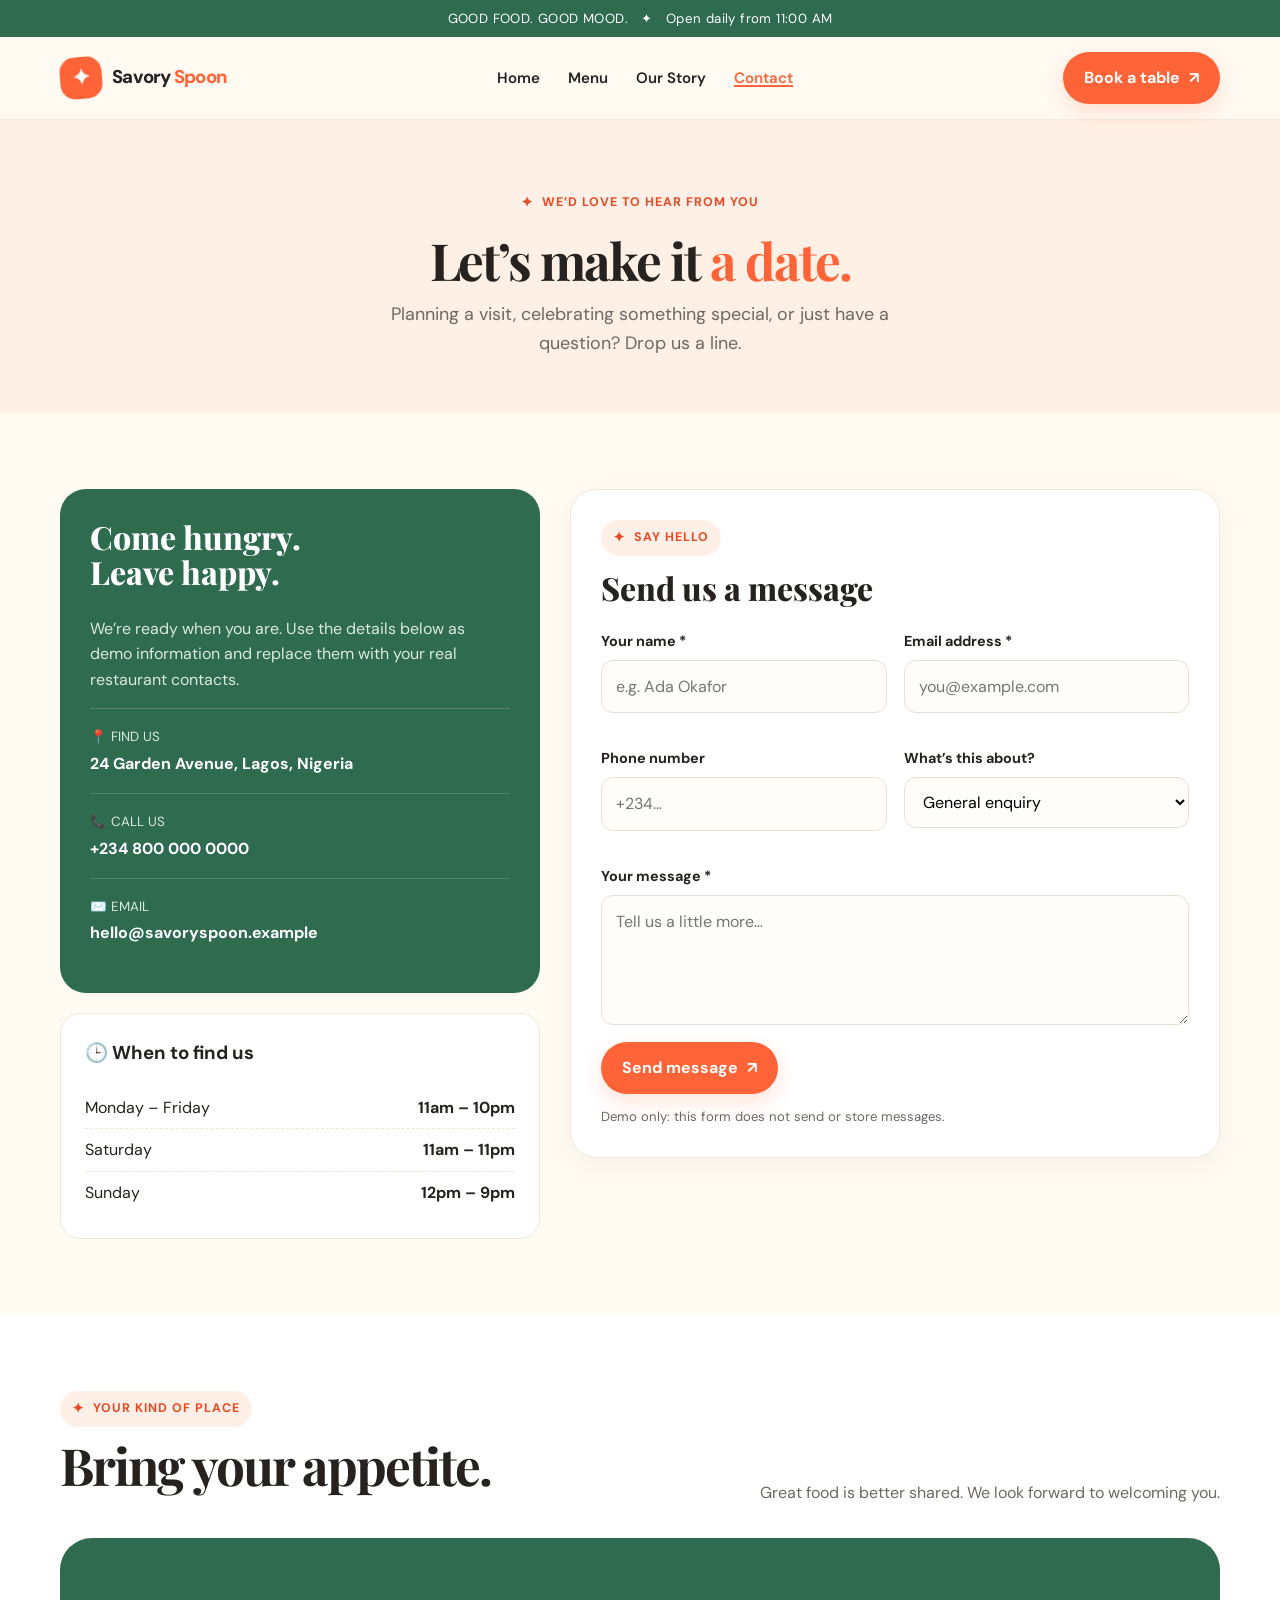
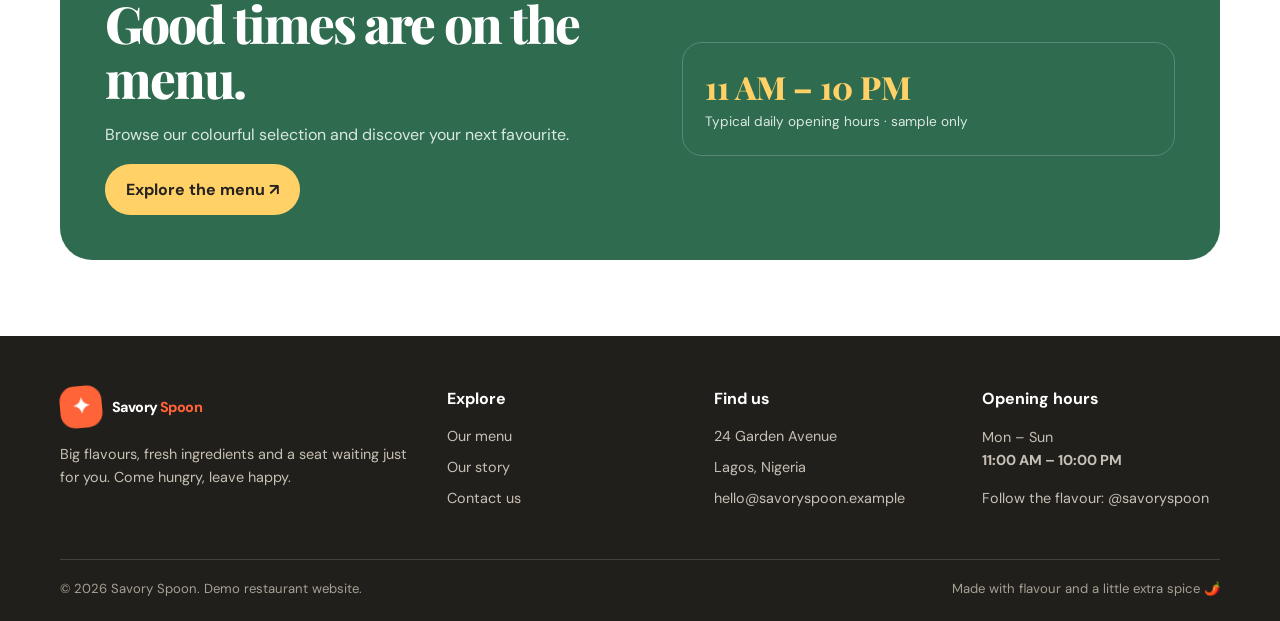
<file: contact.html>
<!doctype html>
<html lang="en">
<head>
  <meta charset="utf-8">
  <meta name="viewport" content="width=device-width, initial-scale=1">
  <meta name="description" content="Contact Savory Spoon, view sample opening hours, and try the demo contact form.">
  <meta name="theme-color" content="#fffaf2">
  <title>Contact | Savory Spoon</title>
  <link rel="stylesheet" href="styles.css">
</head>
<body>

<div class="topbar">GOOD FOOD. GOOD MOOD. &nbsp; ✦ &nbsp; Open daily from 11:00 AM</div>
<header class="header">
  <div class="container nav">
    <a class="brand" href="index.html" aria-label="Savory Spoon home"><span class="brand-mark">✦</span><span>Savory <em>Spoon</em></span></a>
    <nav class="nav-links" aria-label="Main navigation"><a href="index.html" class="" >Home</a>
<a href="menu.html" class="" >Menu</a>
<a href="about.html" class="" >Our Story</a>
<a href="contact.html" class="active" aria-current="page">Contact</a></nav>
    <a class="nav-cta" href="contact.html">Book a table <span>↗</span></a>
    <button class="menu-toggle" aria-label="Toggle navigation" aria-expanded="false">☰</button>
  </div>
</header>

<main>

<section class="page-hero"><div class="container page-heading"><span class="eyebrow">We’d love to hear from you</span><h1>Let’s make it <span style="color:var(--orange)">a date.</span></h1><p class="lead">Planning a visit, celebrating something special, or just have a question? Drop us a line.</p></div></section>
<section class="section"><div class="container contact-grid">
 <div><div class="contact-panel"><h2>Come hungry.<br>Leave happy.</h2><p>We’re ready when you are. Use the details below as demo information and replace them with your real restaurant contacts.</p>
  <div class="contact-item"><small>📍 FIND US</small><strong>24 Garden Avenue, Lagos, Nigeria</strong></div>
  <div class="contact-item"><small>📞 CALL US</small><strong>+234 800 000 0000</strong></div>
  <div class="contact-item"><small>✉️ EMAIL</small><strong>hello@savoryspoon.example</strong></div>
 </div>
 <div class="hours"><h3>🕒 When to find us</h3><div class="hours-row"><span>Monday – Friday</span><strong>11am – 10pm</strong></div><div class="hours-row"><span>Saturday</span><strong>11am – 11pm</strong></div><div class="hours-row"><span>Sunday</span><strong>12pm – 9pm</strong></div></div>
 </div>
 <form class="contact-form" id="contact-form">
  <span class="eyebrow">Say hello</span><h2 style="font:800 2rem/1.1 'Playfair Display',serif;margin:15px 0 24px">Send us a message</h2>
  <div class="form-grid">
   <div class="field"><label for="name">Your name *</label><input id="name" name="name" placeholder="e.g. Ada Okafor" required></div>
   <div class="field"><label for="email">Email address *</label><input id="email" name="email" type="email" placeholder="you@example.com" required></div>
   <div class="field"><label for="phone">Phone number</label><input id="phone" name="phone" type="tel" placeholder="+234…"></div>
   <div class="field"><label for="reason">What’s this about?</label><select id="reason" name="reason"><option>General enquiry</option><option>Table booking</option><option>Private event</option><option>Feedback</option></select></div>
   <div class="field full"><label for="message">Your message *</label><textarea id="message" name="message" placeholder="Tell us a little more…" required></textarea></div>
  </div>
  <button class="btn" type="submit">Send message <span>↗</span></button>
  <p class="form-note">Demo only: this form does not send or store messages.</p><div id="form-notice" class="notice" role="status" aria-live="polite"></div>
 </form>
</div></section>
<section class="section white"><div class="container"><div class="section-head"><div><span class="eyebrow">Your kind of place</span><h2>Bring your appetite.</h2></div><p>Great food is better shared. We look forward to welcoming you.</p></div><div class="feature-band"><div><h2>Good times are on the menu.</h2><p>Browse our colourful selection and discover your next favourite.</p><a class="btn" style="background:var(--yellow);color:var(--ink);box-shadow:none" href="menu.html">Explore the menu ↗</a></div><div class="stat"><strong>11 AM – 10 PM</strong><span>Typical daily opening hours · sample only</span></div></div></div></section>

</main>

<footer class="footer">
  <div class="container">
    <div class="footer-grid">
      <div><a class="brand" href="index.html"><span class="brand-mark">✦</span><span>Savory <em>Spoon</em></span></a><p>Big flavours, fresh ingredients and a seat waiting just for you. Come hungry, leave happy.</p></div>
      <div><h4>Explore</h4><div class="footer-links"><a href="menu.html">Our menu</a><a href="about.html">Our story</a><a href="contact.html">Contact us</a></div></div>
      <div><h4>Find us</h4><div class="footer-links"><a href="contact.html">24 Garden Avenue</a><a href="contact.html">Lagos, Nigeria</a><a href="mailto:hello@savoryspoon.example">hello@savoryspoon.example</a></div></div>
      <div><h4>Opening hours</h4><p>Mon – Sun<br><strong>11:00 AM – 10:00 PM</strong></p><p>Follow the flavour: @savoryspoon</p></div>
    </div>
    <div class="copyright"><span>© <span data-year></span> Savory Spoon. Demo restaurant website.</span><span>Made with flavour and a little extra spice 🌶️</span></div>
  </div>
</footer>
<script src="app.js"></script>

</body>
</html>
</file>
<file: styles.css>
@import url('https://fonts.googleapis.com/css2?family=DM+Sans:wght@400;500;600;700&family=Playfair+Display:wght@600;700;800&display=swap');

:root{--ink:#25221f;--muted:#6d6861;--cream:#fffaf2;--paper:#fff;--orange:#ff6338;--orange-dark:#e84b24;--yellow:#ffd166;--green:#2e6b4f;--line:#efe6d9;--shadow:0 18px 55px rgba(53,37,20,.10)}
*{box-sizing:border-box}html{scroll-behavior:smooth}body{margin:0;background:var(--cream);color:var(--ink);font-family:'DM Sans',sans-serif;line-height:1.6}img{max-width:100%;display:block}a{color:inherit;text-decoration:none}button,input,textarea,select{font:inherit}.container{width:min(1160px,calc(100% - 40px));margin:auto}.topbar{background:var(--green);color:white;text-align:center;padding:8px 15px;font-size:.83rem;letter-spacing:.03em}.header{position:sticky;top:0;z-index:20;background:rgba(255,250,242,.94);backdrop-filter:blur(14px);border-bottom:1px solid rgba(239,230,217,.8)}.nav{display:flex;align-items:center;justify-content:space-between;gap:25px;min-height:82px}.brand{display:flex;align-items:center;gap:10px;font-weight:800;font-size:1.16rem;letter-spacing:-.04em}.brand-mark{width:42px;height:42px;border-radius:15px;background:var(--orange);display:grid;place-items:center;color:white;font-size:1.35rem;transform:rotate(-5deg)}.brand span em{font-style:normal;color:var(--orange)}.nav-links{display:flex;align-items:center;gap:28px;font-size:.94rem;font-weight:600}.nav-links a{transition:color .2s}.nav-links a:hover,.nav-links a.active{color:var(--orange)}.nav-cta,.btn{display:inline-flex;align-items:center;justify-content:center;gap:9px;border:0;border-radius:999px;padding:13px 21px;background:var(--orange);color:white;font-weight:700;cursor:pointer;transition:transform .2s,background .2s;box-shadow:0 8px 20px rgba(255,99,56,.18)}.nav-cta:hover,.btn:hover{background:var(--orange-dark);transform:translateY(-2px)}.btn.secondary{background:white;color:var(--ink);border:1px solid var(--line);box-shadow:none}.btn.green{background:var(--green);box-shadow:none}.menu-toggle{display:none;border:0;background:white;border-radius:12px;padding:10px;font-size:1.25rem;cursor:pointer}.eyebrow{display:inline-flex;align-items:center;gap:8px;background:#fff0e7;color:var(--orange-dark);border-radius:999px;padding:7px 12px;font-weight:700;font-size:.78rem;letter-spacing:.08em;text-transform:uppercase}.eyebrow:before{content:'✦';font-size:.85rem}.display{font-family:'Playfair Display',serif;font-weight:800;line-height:1.04;letter-spacing:-.045em;font-size:clamp(2.7rem,5.7vw,5.1rem);margin:20px 0}.display span{color:var(--orange)}.lead{font-size:1.12rem;color:var(--muted);max-width:560px}.hero{padding:64px 0 82px;overflow:hidden}.hero-grid{display:grid;grid-template-columns:1.02fr .98fr;align-items:center;gap:50px}.hero-copy{padding:15px 0}.hero-actions{display:flex;flex-wrap:wrap;gap:13px;margin:28px 0 30px}.social-proof{display:flex;align-items:center;gap:12px;color:var(--muted);font-size:.88rem}.avatars{display:flex;padding-left:5px}.avatars span{width:31px;height:31px;border-radius:50%;border:2px solid var(--cream);margin-left:-6px;display:grid;place-items:center;background:var(--yellow);font-size:.8rem}.avatars span:nth-child(2){background:#e7b8a0}.avatars span:nth-child(3){background:#9ac6a6}.stars{color:#f6a900;letter-spacing:2px}.hero-visual{position:relative;min-height:490px;display:grid;place-items:center}.hero-blob{position:absolute;width:85%;height:86%;background:var(--yellow);border-radius:45% 55% 52% 48% / 46% 43% 57% 54%;transform:rotate(-8deg)}.hero-food{position:relative;width:100%;height:480px;object-fit:cover;border-radius:48% 52% 40% 60% / 45% 42% 58% 55%;box-shadow:var(--shadow);border:9px solid var(--cream)}.floating-card{position:absolute;z-index:2;background:white;border-radius:20px;padding:14px 17px;box-shadow:var(--shadow)}.floating-card strong{display:block}.floating-card small{color:var(--muted)}.float-rating{top:48px;left:-12px}.float-price{right:-8px;bottom:42px}.section{padding:76px 0}.section.white{background:white}.section-head{display:flex;justify-content:space-between;align-items:end;gap:25px;margin-bottom:32px}.section-head h2,.page-heading h1{font-family:'Playfair Display',serif;letter-spacing:-.04em;line-height:1.08;font-size:clamp(2.2rem,4vw,3.4rem);margin:12px 0}.section-head p{max-width:460px;color:var(--muted);margin:0}.text-link{color:var(--orange-dark);font-weight:800}.food-grid{display:grid;grid-template-columns:repeat(3,1fr);gap:23px}.food-card{background:white;border:1px solid var(--line);border-radius:24px;overflow:hidden;transition:transform .25s,box-shadow .25s}.food-card:hover{transform:translateY(-5px);box-shadow:var(--shadow)}.food-card img{width:100%;height:220px;object-fit:cover}.food-body{padding:20px}.food-top{display:flex;justify-content:space-between;gap:10px;align-items:start}.food-body h3{margin:0;font-size:1.12rem}.price{font-weight:800;color:var(--orange-dark);white-space:nowrap}.food-body p{color:var(--muted);font-size:.91rem;margin:9px 0 15px}.food-meta{display:flex;justify-content:space-between;color:var(--muted);font-size:.82rem}.pill{display:inline-block;border-radius:999px;padding:5px 10px;background:#eff6ee;color:var(--green);font-size:.75rem;font-weight:700}.feature-band{background:var(--green);color:white;border-radius:32px;padding:45px;display:grid;grid-template-columns:1.1fr 1fr;gap:35px;align-items:center}.feature-band h2{font:800 clamp(2rem,4vw,3.2rem)/1.08 'Playfair Display',serif;letter-spacing:-.04em;margin:13px 0}.feature-band p{color:#dce9de}.feature-stats{display:grid;grid-template-columns:repeat(2,1fr);gap:13px}.stat{border:1px solid rgba(255,255,255,.2);border-radius:20px;padding:22px}.stat strong{font:800 2rem 'Playfair Display',serif;display:block;color:var(--yellow)}.stat span{font-size:.85rem;color:#dce9de}.testimonial{background:#fff1e6;border-radius:28px;padding:34px;max-width:820px;margin:auto;text-align:center}.testimonial blockquote{font:700 clamp(1.25rem,2.5vw,1.8rem)/1.45 'Playfair Display',serif;margin:18px 0}.testimonial .person{font-weight:800}.page-hero{padding:65px 0 55px;background:#fff0e6}.page-heading{text-align:center;max-width:760px;margin:auto}.page-heading .lead{margin:0 auto}.page-hero .eyebrow{margin:auto}.breadcrumbs{font-size:.85rem;color:var(--muted);margin-bottom:18px}.menu-tools{display:flex;justify-content:space-between;align-items:center;gap:18px;margin-bottom:28px;flex-wrap:wrap}.filters{display:flex;gap:9px;flex-wrap:wrap}.filter-btn{border:1px solid var(--line);background:white;border-radius:999px;padding:9px 15px;font-weight:700;cursor:pointer}.filter-btn.active,.filter-btn:hover{background:var(--ink);color:white;border-color:var(--ink)}.search-box{padding:11px 15px;border:1px solid var(--line);border-radius:999px;background:white;min-width:220px;outline-color:var(--orange)}.story-grid{display:grid;grid-template-columns:1fr 1fr;align-items:center;gap:55px}.story-image-wrap{position:relative}.story-image{height:510px;width:100%;object-fit:cover;border-radius:28px}.story-note{position:absolute;right:-15px;bottom:25px;background:var(--yellow);padding:18px 22px;border-radius:18px;font-weight:800;box-shadow:var(--shadow);max-width:190px}.story-copy h2{font:800 clamp(2.4rem,4vw,3.7rem)/1.08 'Playfair Display',serif;letter-spacing:-.045em;margin:17px 0}.story-copy p{color:var(--muted)}.values-grid{display:grid;grid-template-columns:repeat(3,1fr);gap:20px}.value-card{background:var(--cream);padding:25px;border-radius:22px;border:1px solid var(--line)}.value-icon{width:48px;height:48px;border-radius:15px;background:#ffe1d4;display:grid;place-items:center;font-size:1.45rem}.value-card h3{margin:15px 0 6px}.value-card p{margin:0;color:var(--muted);font-size:.94rem}.contact-grid{display:grid;grid-template-columns:.85fr 1.15fr;gap:30px;align-items:start}.contact-panel{background:var(--green);color:white;border-radius:26px;padding:30px}.contact-panel h2{font:800 2rem/1.1 'Playfair Display',serif;margin-top:0}.contact-panel p{color:#dce9de}.contact-item{padding:17px 0;border-top:1px solid rgba(255,255,255,.18)}.contact-item small{display:block;color:#dce9de}.contact-item strong{display:block;margin-top:3px}.contact-form{background:white;border:1px solid var(--line);padding:30px;border-radius:26px;box-shadow:0 8px 30px rgba(53,37,20,.04)}.form-grid{display:grid;grid-template-columns:1fr 1fr;gap:17px}.field{display:flex;flex-direction:column;gap:7px;margin-bottom:17px}.field.full{grid-column:1/-1}.field label{font-weight:700;font-size:.9rem}.field input,.field select,.field textarea{width:100%;border:1px solid #e7dfd4;background:#fffdf9;border-radius:12px;padding:13px 14px;outline-color:var(--orange)}.field textarea{min-height:130px;resize:vertical}.form-note{font-size:.82rem;color:var(--muted);margin:12px 0 0}.notice{display:none;background:#eff6ee;border:1px solid #cce3cd;color:var(--green);padding:13px 15px;border-radius:12px;margin-top:15px}.notice.show{display:block}.hours{background:white;border:1px solid var(--line);border-radius:20px;padding:24px;margin-top:20px}.hours h3{margin-top:0}.hours-row{display:flex;justify-content:space-between;padding:8px 0;border-bottom:1px dashed var(--line);gap:15px}.hours-row:last-child{border:0}.cta-strip{padding:40px 0}.cta-inner{background:var(--yellow);border-radius:28px;padding:35px;display:flex;align-items:center;justify-content:space-between;gap:25px}.cta-inner h2{font:800 clamp(1.8rem,3.5vw,2.8rem)/1.1 'Playfair Display',serif;margin:0 0 7px}.cta-inner p{margin:0;color:#554a31}.footer{background:#211f1b;color:white;padding:50px 0 22px}.footer-grid{display:grid;grid-template-columns:1.5fr 1fr 1fr 1fr;gap:30px;padding-bottom:35px}.footer .brand{color:white}.footer p,.footer a{color:#c7c0b5;font-size:.9rem}.footer h4{margin:0 0 13px}.footer-links{display:grid;gap:8px}.footer a:hover{color:var(--yellow)}.copyright{border-top:1px solid #45413a;padding-top:18px;display:flex;justify-content:space-between;gap:20px;color:#a7a094;font-size:.82rem}.empty-state{grid-column:1/-1;text-align:center;padding:45px;color:var(--muted)}
@media(max-width:850px){.nav-links{gap:17px}.nav-cta{display:none}.hero-grid{gap:22px}.hero-visual{min-height:380px}.hero-food{height:380px}.food-grid{grid-template-columns:repeat(2,1fr)}.feature-band{grid-template-columns:1fr}.story-grid{gap:30px}.story-image{height:430px}.footer-grid{grid-template-columns:1fr 1fr}}
@media(max-width:650px){.container{width:min(100% - 30px,1160px)}.topbar{font-size:.75rem}.nav{min-height:70px}.menu-toggle{display:block}.nav-links{display:none;position:absolute;top:70px;left:0;right:0;background:var(--cream);padding:18px 22px 23px;border-bottom:1px solid var(--line);flex-direction:column;align-items:stretch;gap:0}.nav-links.open{display:flex}.nav-links a{padding:12px 4px;border-bottom:1px solid var(--line)}.nav-links a:last-child{border:0}.hero{padding:42px 0 55px}.hero-grid{grid-template-columns:1fr}.hero-copy{padding:0}.display{font-size:clamp(2.8rem,13vw,4.3rem)}.hero-visual{min-height:340px;margin:8px 8px 0}.hero-food{height:340px}.float-rating{left:-5px;top:22px}.float-price{right:-5px;bottom:20px}.section{padding:55px 0}.section-head{display:block}.section-head p{margin-top:10px}.food-grid{grid-template-columns:1fr}.food-card img{height:235px}.feature-band{padding:28px 22px;border-radius:24px}.stat{padding:16px}.stat strong{font-size:1.65rem}.page-hero{padding:48px 0 40px}.story-grid,.contact-grid{grid-template-columns:1fr}.story-image{height:350px}.story-note{right:8px}.values-grid{grid-template-columns:1fr}.form-grid{grid-template-columns:1fr;gap:0}.field.full{grid-column:auto}.contact-form,.contact-panel{padding:22px}.cta-inner{display:block;padding:27px 22px}.cta-inner .btn{margin-top:20px}.footer-grid{grid-template-columns:1fr 1fr;gap:25px}.footer-grid>div:first-child{grid-column:1/-1}.copyright{display:block}.copyright span{display:block;margin-top:7px}}


/* =========================
   SAVORY SPOON MOTION PACK
   Subtle, polished animations
   ========================= */
:root {
  --motion-ease: cubic-bezier(.2,.75,.25,1);
}
html { scroll-behavior: smooth; }
body { animation: pageFadeIn .65s var(--motion-ease) both; }
@keyframes pageFadeIn {
  from { opacity: 0; }
  to { opacity: 1; }
}

/* Soft entrance for the hero */
.hero-copy > * {
  animation: riseIn .75s var(--motion-ease) both;
}
.hero-copy > *:nth-child(1) { animation-delay: .05s; }
.hero-copy > *:nth-child(2) { animation-delay: .13s; }
.hero-copy > *:nth-child(3) { animation-delay: .21s; }
.hero-copy > *:nth-child(4) { animation-delay: .29s; }
.hero-copy > *:nth-child(5) { animation-delay: .37s; }
.hero-visual { animation: visualIn .95s var(--motion-ease) .12s both; }
@keyframes riseIn {
  from { opacity: 0; transform: translateY(22px); }
  to { opacity: 1; transform: translateY(0); }
}
@keyframes visualIn {
  from { opacity: 0; transform: translateX(28px) scale(.97); }
  to { opacity: 1; transform: translateX(0) scale(1); }
}

/* Living food photography and floating labels */
.hero-blob { animation: blobBreathe 7s ease-in-out infinite alternate; }
.hero-food { animation: foodFloat 6s ease-in-out infinite; }
.floating-card { animation: cardFloat 5s ease-in-out infinite; }
.float-price { animation-delay: -2.4s; }
@keyframes blobBreathe {
  0% { transform: rotate(-8deg) scale(1); border-radius: 45% 55% 52% 48% / 46% 43% 57% 54%; }
  100% { transform: rotate(-3deg) scale(1.035); border-radius: 52% 48% 44% 56% / 52% 47% 53% 48%; }
}
@keyframes foodFloat {
  0%,100% { transform: translateY(0) rotate(0deg); }
  50% { transform: translateY(-8px) rotate(.4deg); }
}
@keyframes cardFloat {
  0%,100% { transform: translateY(0); }
  50% { transform: translateY(-7px); }
}

/* Scroll reveal: JS adds .reveal to suitable elements */
.js-motion .reveal {
  opacity: 0;
  transform: translateY(25px);
  transition: opacity .7s var(--motion-ease), transform .7s var(--motion-ease);
  transition-delay: var(--reveal-delay, 0ms);
}
.js-motion .reveal.is-visible {
  opacity: 1;
  transform: translateY(0);
}
.js-motion .reveal-from-left { transform: translateX(-28px); }
.js-motion .reveal-from-right { transform: translateX(28px); }
.js-motion .reveal-from-left.is-visible,
.js-motion .reveal-from-right.is-visible { transform: translateX(0); }

/* More tactile cards and buttons */
.food-card { transform: translateY(0); }
.food-card img { transition: transform .65s var(--motion-ease), filter .45s ease; }
.food-card:hover img { transform: scale(1.055); filter: saturate(1.12); }
.food-card { background: linear-gradient(145deg, #fff 0%, #fffaf5 100%); }
.btn, .nav-cta, .filter-btn { position: relative; overflow: hidden; }
.btn::after, .nav-cta::after {
  content: "";
  position: absolute;
  top: -70%;
  left: -65%;
  width: 42%;
  height: 240%;
  background: rgba(255,255,255,.25);
  transform: rotate(22deg);
  transition: left .55s var(--motion-ease);
  pointer-events: none;
}
.btn:hover::after, .nav-cta:hover::after { left: 130%; }
.btn:active, .nav-cta:active { transform: translateY(0) scale(.98); }
.filter-btn { transition: background .25s ease, color .25s ease, transform .25s ease; }
.filter-btn:hover { transform: translateY(-2px); }

/* Decorative details and page section polish */
.eyebrow { animation: eyebrowPop .6s var(--motion-ease) .1s both; }
@keyframes eyebrowPop {
  from { opacity: 0; transform: scale(.92); }
  to { opacity: 1; transform: scale(1); }
}
.stat { transition: background .3s ease, transform .3s ease, border-color .3s ease; }
.stat:hover { background: rgba(255,255,255,.08); transform: translateY(-4px); border-color: rgba(255,255,255,.4); }
.value-card { transition: transform .3s var(--motion-ease), box-shadow .3s ease; }
.value-card:hover { transform: translateY(-6px); box-shadow: var(--shadow); }
.value-icon { transition: transform .35s var(--motion-ease); }
.value-card:hover .value-icon { transform: rotate(-8deg) scale(1.08); }
.testimonial { transition: transform .3s ease, box-shadow .3s ease; }
.testimonial:hover { transform: translateY(-4px); box-shadow: var(--shadow); }
.story-image { transition: transform .8s var(--motion-ease); }
.story-image-wrap:hover .story-image { transform: scale(1.015); }
.cta-inner { position: relative; overflow: hidden; }
.cta-inner::after {
  content: "✦";
  position: absolute;
  right: 30%;
  top: -35px;
  font-size: 7rem;
  color: rgba(255,255,255,.25);
  transform: rotate(12deg);
  pointer-events: none;
  transition: transform .5s ease;
}
.cta-inner:hover::after { transform: rotate(35deg) scale(1.12); }
.nav-links a { position: relative; }
.nav-links a::after {
  content: "";
  position: absolute;
  left: 0;
  right: 100%;
  bottom: 3px;
  height: 2px;
  background: var(--orange);
  transition: right .25s ease;
}
.nav-links a:hover::after, .nav-links a.active::after { right: 0; }
.contact-form { transition: box-shadow .35s ease, transform .35s ease; }
.contact-form:focus-within { box-shadow: 0 18px 50px rgba(53,37,20,.09); }
.notice.show { animation: noticeIn .35s var(--motion-ease) both; }
@keyframes noticeIn {
  from { opacity: 0; transform: translateY(8px); }
  to { opacity: 1; transform: translateY(0); }
}

/* Keep motion accessible for visitors who request reduced motion */
@media (prefers-reduced-motion: reduce) {
  *, *::before, *::after {
    animation-duration: .01ms !important;
    animation-iteration-count: 1 !important;
    scroll-behavior: auto !important;
    transition-duration: .01ms !important;
    transition-delay: 0ms !important;
  }
  .js-motion .reveal { opacity: 1; transform: none; }
}
</file>
